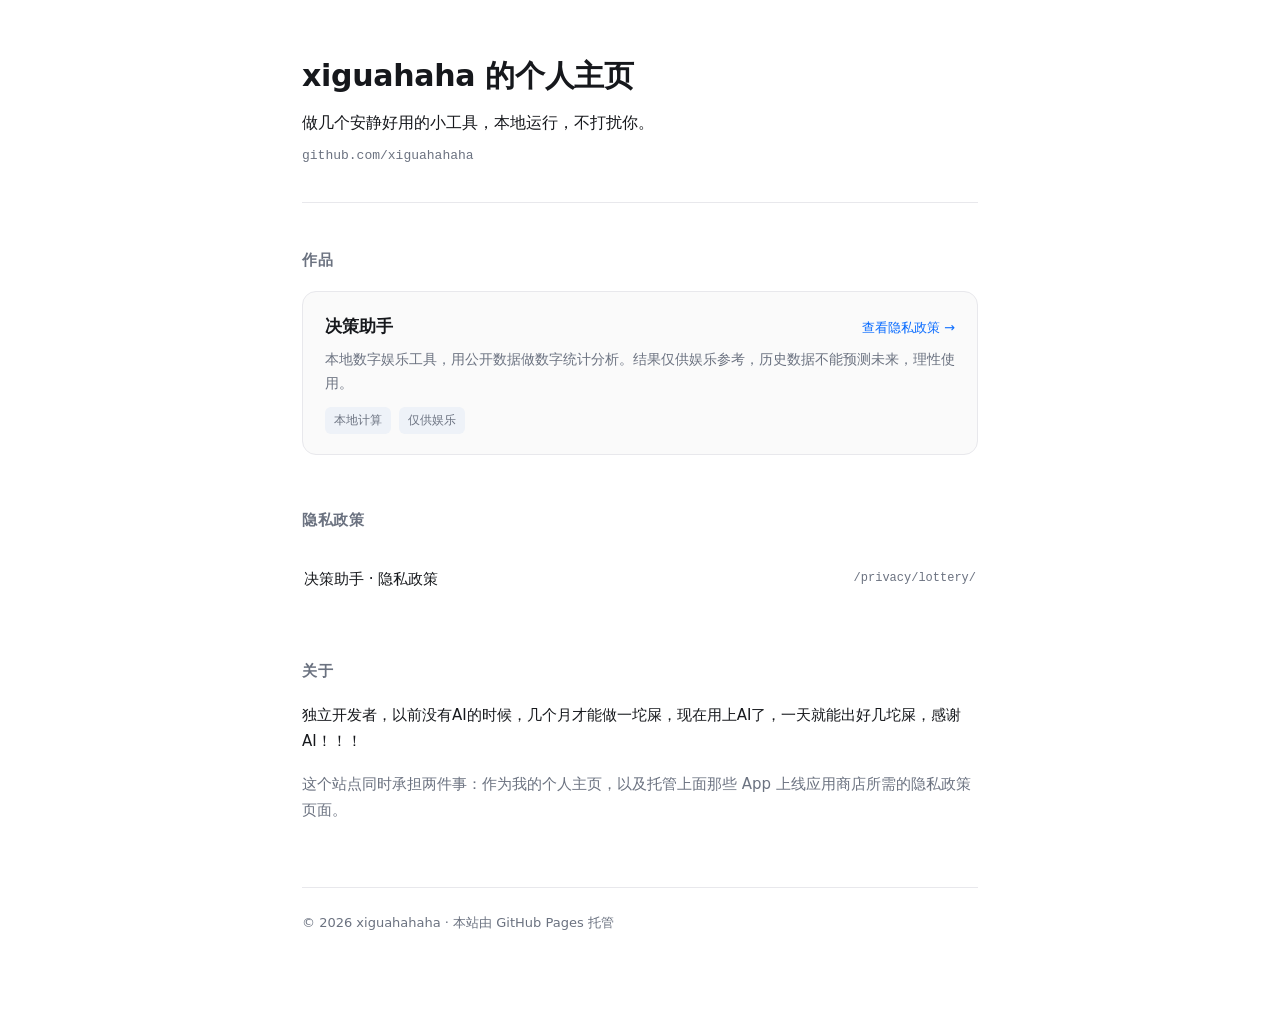
<file: index.html>
<!DOCTYPE html>
<html lang="zh-CN">
<head>
<meta charset="utf-8">
<meta name="viewport" content="width=device-width, initial-scale=1">
<title>xiguahaha 的个人主页</title>
<meta name="description" content="xiguahaha 的个人主页：独立开发的小工具，以及它们的隐私政策。">
<style>
  :root{
    color-scheme: light dark;
    --bg:#ffffff; --fg:#16181c; --muted:#6b7280; --line:#e8e8ec;
    --card:#fafafa; --card-hover:#f4f4f7; --accent:#0a6cff; --tag:#eef2f8;
  }
  @media (prefers-color-scheme: dark){
    :root{
      --bg:#0f1013; --fg:#e9eaec; --muted:#9aa0a6; --line:#25272c;
      --card:#17191d; --card-hover:#1d2025; --accent:#6aa8ff; --tag:#1f2229;
    }
  }
  *{box-sizing:border-box}
  html{-webkit-text-size-adjust:100%}
  body{
    margin:0; background:var(--bg); color:var(--fg); line-height:1.75;
    font-family:system-ui,-apple-system,"PingFang SC","Hiragino Sans GB","Microsoft YaHei",sans-serif;
  }
  .wrap{max-width:720px;margin:0 auto;padding:56px 22px 88px}
  a{color:var(--accent);text-decoration:none}
  a:hover{text-decoration:underline}

  header.hero{padding-bottom:34px;border-bottom:1px solid var(--line);margin-bottom:44px}
  h1{font-size:30px;line-height:1.3;font-weight:600;margin:0 0 14px;letter-spacing:-.01em}
  .tagline{margin:0 0 8px;font-size:16px;color:var(--fg)}
  .handle{margin:0;font-size:13px;color:var(--muted);font-family:ui-monospace,SFMono-Regular,Menlo,monospace}

  h2{font-size:15px;font-weight:600;letter-spacing:.04em;color:var(--muted);margin:0 0 18px}
  section{margin-bottom:52px}
  section:last-child{margin-bottom:0}

  .card{
    display:block;padding:20px 22px;margin-bottom:14px;border:1px solid var(--line);
    border-radius:14px;background:var(--card);color:inherit;text-decoration:none;
    transition:background .18s ease,border-color .18s ease,transform .18s ease;
  }
  .card:hover{background:var(--card-hover);border-color:var(--accent);text-decoration:none;transform:translateY(-1px)}
  .card-top{display:flex;align-items:baseline;gap:10px;flex-wrap:wrap;margin-bottom:6px}
  .card-title{font-size:17px;font-weight:600}
  .card-desc{margin:0;font-size:14px;color:var(--muted);line-height:1.7}
  .tags{margin-top:12px;display:flex;gap:8px;flex-wrap:wrap}
  .tag{font-size:12px;color:var(--muted);background:var(--tag);border-radius:6px;padding:3px 9px}
  .go{font-size:13px;color:var(--accent);margin-left:auto;white-space:nowrap}

  .links{list-style:none;margin:0;padding:0}
  .links li{border-bottom:1px solid var(--line)}
  .links li:last-child{border-bottom:0}
  .links a{display:flex;align-items:center;gap:12px;padding:14px 2px;color:inherit}
  .links a:hover{text-decoration:none;color:var(--accent)}
  .links .nm{font-size:15px}
  .links .path{font-size:12px;color:var(--muted);font-family:ui-monospace,SFMono-Regular,Menlo,monospace;margin-left:auto}

  .about p{margin:0 0 16px;font-size:15px}
  .about p:last-child{margin-bottom:0}
  .biz{font-size:13px;color:var(--muted)}

  footer{margin-top:64px;padding-top:24px;border-top:1px solid var(--line);font-size:13px;color:var(--muted)}

  @media (max-width:480px){
    .wrap{padding:40px 18px 64px}
    h1{font-size:25px}
    .go{display:none}
  }
</style>
</head>
<body>
<div class="wrap">

  <header class="hero">
    <h1>xiguahaha 的个人主页</h1>
    <p class="tagline">做几个安静好用的小工具，本地运行，不打扰你。</p>
    <p class="handle">github.com/xiguahahaha</p>
  </header>

  <section>
    <h2>作品</h2>

    <a class="card" href="/privacy/lottery/">
      <div class="card-top">
        <span class="card-title">决策助手</span>
        <span class="go">查看隐私政策 →</span>
      </div>
      <p class="card-desc">本地数字娱乐工具，用公开数据做数字统计分析。结果仅供娱乐参考，历史数据不能预测未来，理性使用。</p>
      <div class="tags">
        <span class="tag">本地计算</span>
        <span class="tag">仅供娱乐</span>
      </div>
    </a>
  </section>

  <section>
    <h2>隐私政策</h2>
    <ul class="links">
      <li><a href="/privacy/lottery/"><span class="nm">决策助手 · 隐私政策</span><span class="path">/privacy/lottery/</span></a></li>
    </ul>
  </section>

  <section class="about">
    <h2>关于</h2>
    <p>独立开发者，以前没有AI的时候，几个月才能做一坨屎，现在用上AI了，一天就能出好几坨屎，感谢AI！！！</p>
    <p class="biz">这个站点同时承担两件事：作为我的个人主页，以及托管上面那些 App 上线应用商店所需的隐私政策页面。</p>
  </section>

  <footer>
    © 2026 xiguahahaha · 本站由 GitHub Pages 托管
  </footer>

</div>
</body>
</html>
</file>
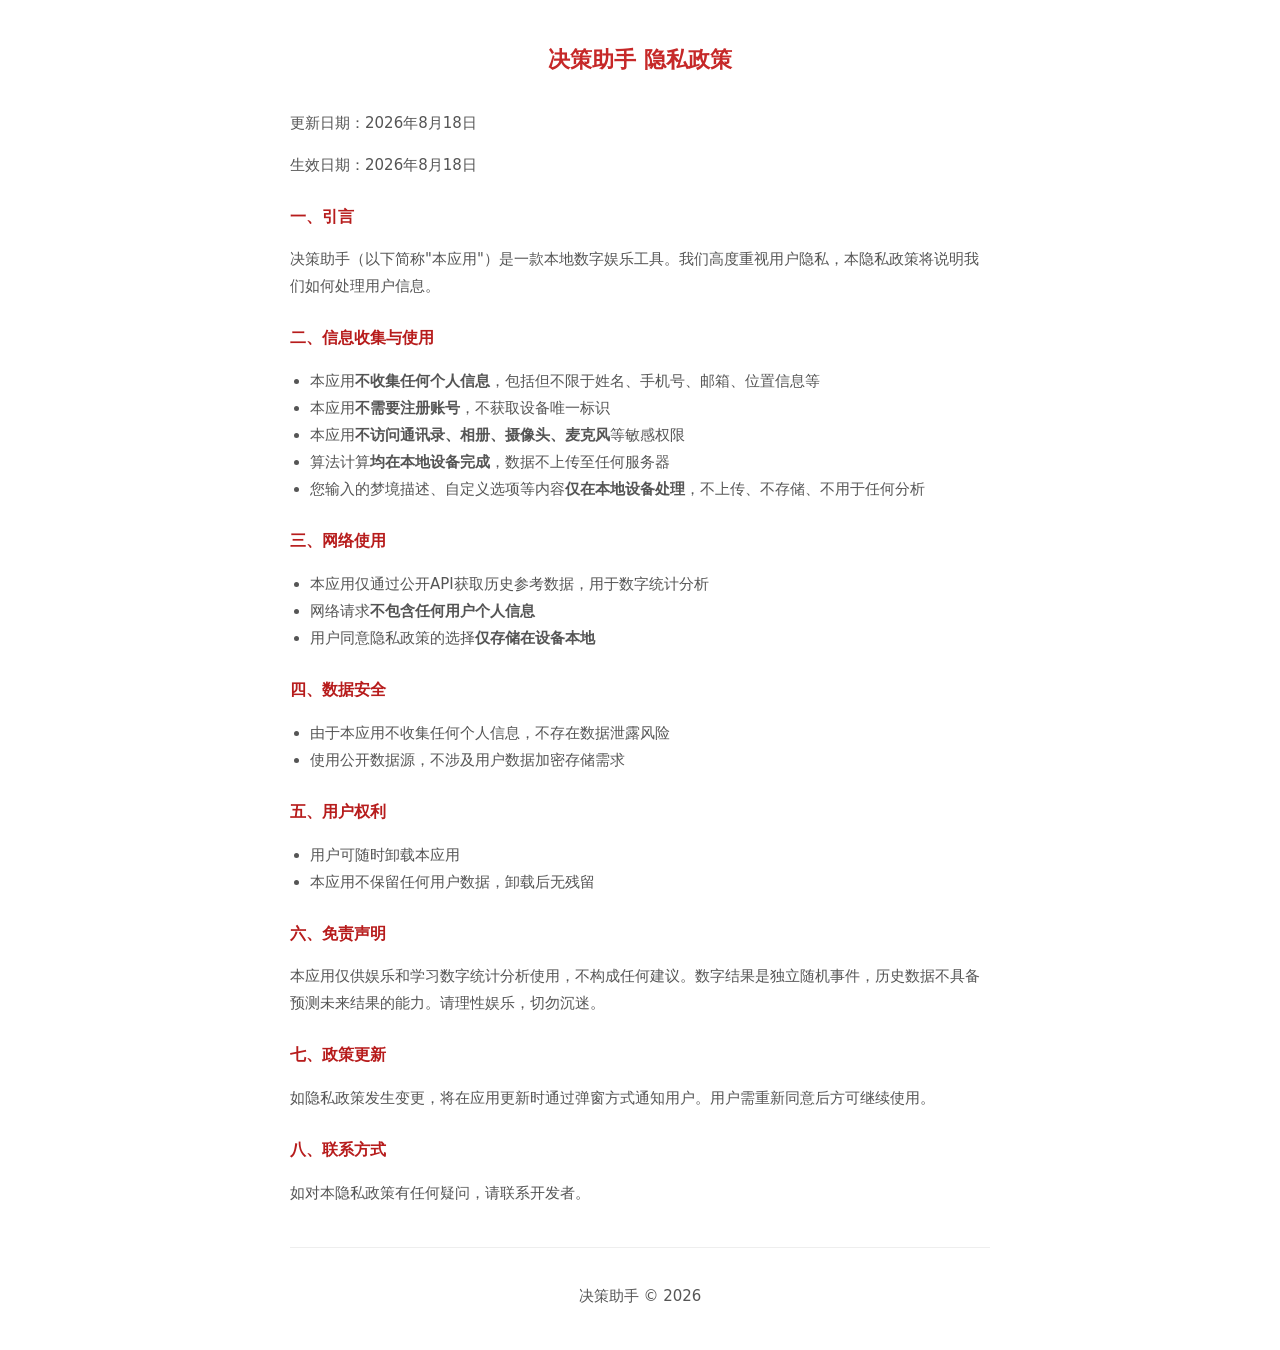
<file: privacy/lottery/index.html>
<!DOCTYPE html>
<html lang="zh-CN">
<head>
<meta charset="UTF-8">
<meta name="viewport" content="width=device-width,initial-scale=1">
<title>隐私政策 - 决策助手</title>
<style>
body{font:16px/1.8 system-ui,'PingFang SC','Microsoft YaHei',sans-serif;max-width:700px;margin:40px auto;padding:0 20px;color:#333}
h1{color:#c62828;font-size:22px;text-align:center;margin-bottom:30px}
h2{font-size:16px;color:#b71c1c;margin-top:24px}
p{font-size:15px;color:#555}
ul{font-size:15px;color:#555;padding-left:20px}
.footer{margin-top:40px;padding-top:20px;border-top:1px solid #eee;font-size:13px;color:#999;text-align:center}
</style>
</head>
<body>
<h1>决策助手 隐私政策</h1>
<p>更新日期：2026年8月18日</p>
<p>生效日期：2026年8月18日</p>

<h2>一、引言</h2>
<p>决策助手（以下简称"本应用"）是一款本地数字娱乐工具。我们高度重视用户隐私，本隐私政策将说明我们如何处理用户信息。</p>

<h2>二、信息收集与使用</h2>
<ul>
<li>本应用<b>不收集任何个人信息</b>，包括但不限于姓名、手机号、邮箱、位置信息等</li>
<li>本应用<b>不需要注册账号</b>，不获取设备唯一标识</li>
<li>本应用<b>不访问通讯录、相册、摄像头、麦克风</b>等敏感权限</li>
<li>算法计算<b>均在本地设备完成</b>，数据不上传至任何服务器</li>
<li>您输入的梦境描述、自定义选项等内容<b>仅在本地设备处理</b>，不上传、不存储、不用于任何分析</li>
</ul>

<h2>三、网络使用</h2>
<ul>
<li>本应用仅通过公开API获取历史参考数据，用于数字统计分析</li>
<li>网络请求<b>不包含任何用户个人信息</b></li>
<li>用户同意隐私政策的选择<b>仅存储在设备本地</b></li>
</ul>

<h2>四、数据安全</h2>
<ul>
<li>由于本应用不收集任何个人信息，不存在数据泄露风险</li>
<li>使用公开数据源，不涉及用户数据加密存储需求</li>
</ul>

<h2>五、用户权利</h2>
<ul>
<li>用户可随时卸载本应用</li>
<li>本应用不保留任何用户数据，卸载后无残留</li>
</ul>

<h2>六、免责声明</h2>
<p>本应用仅供娱乐和学习数字统计分析使用，不构成任何建议。数字结果是独立随机事件，历史数据不具备预测未来结果的能力。请理性娱乐，切勿沉迷。</p>

<h2>七、政策更新</h2>
<p>如隐私政策发生变更，将在应用更新时通过弹窗方式通知用户。用户需重新同意后方可继续使用。</p>

<h2>八、联系方式</h2>
<p>如对本隐私政策有任何疑问，请联系开发者。</p>

<div class="footer">
<p>决策助手 © 2026</p>
</div>
</body>
</html>
</file>
